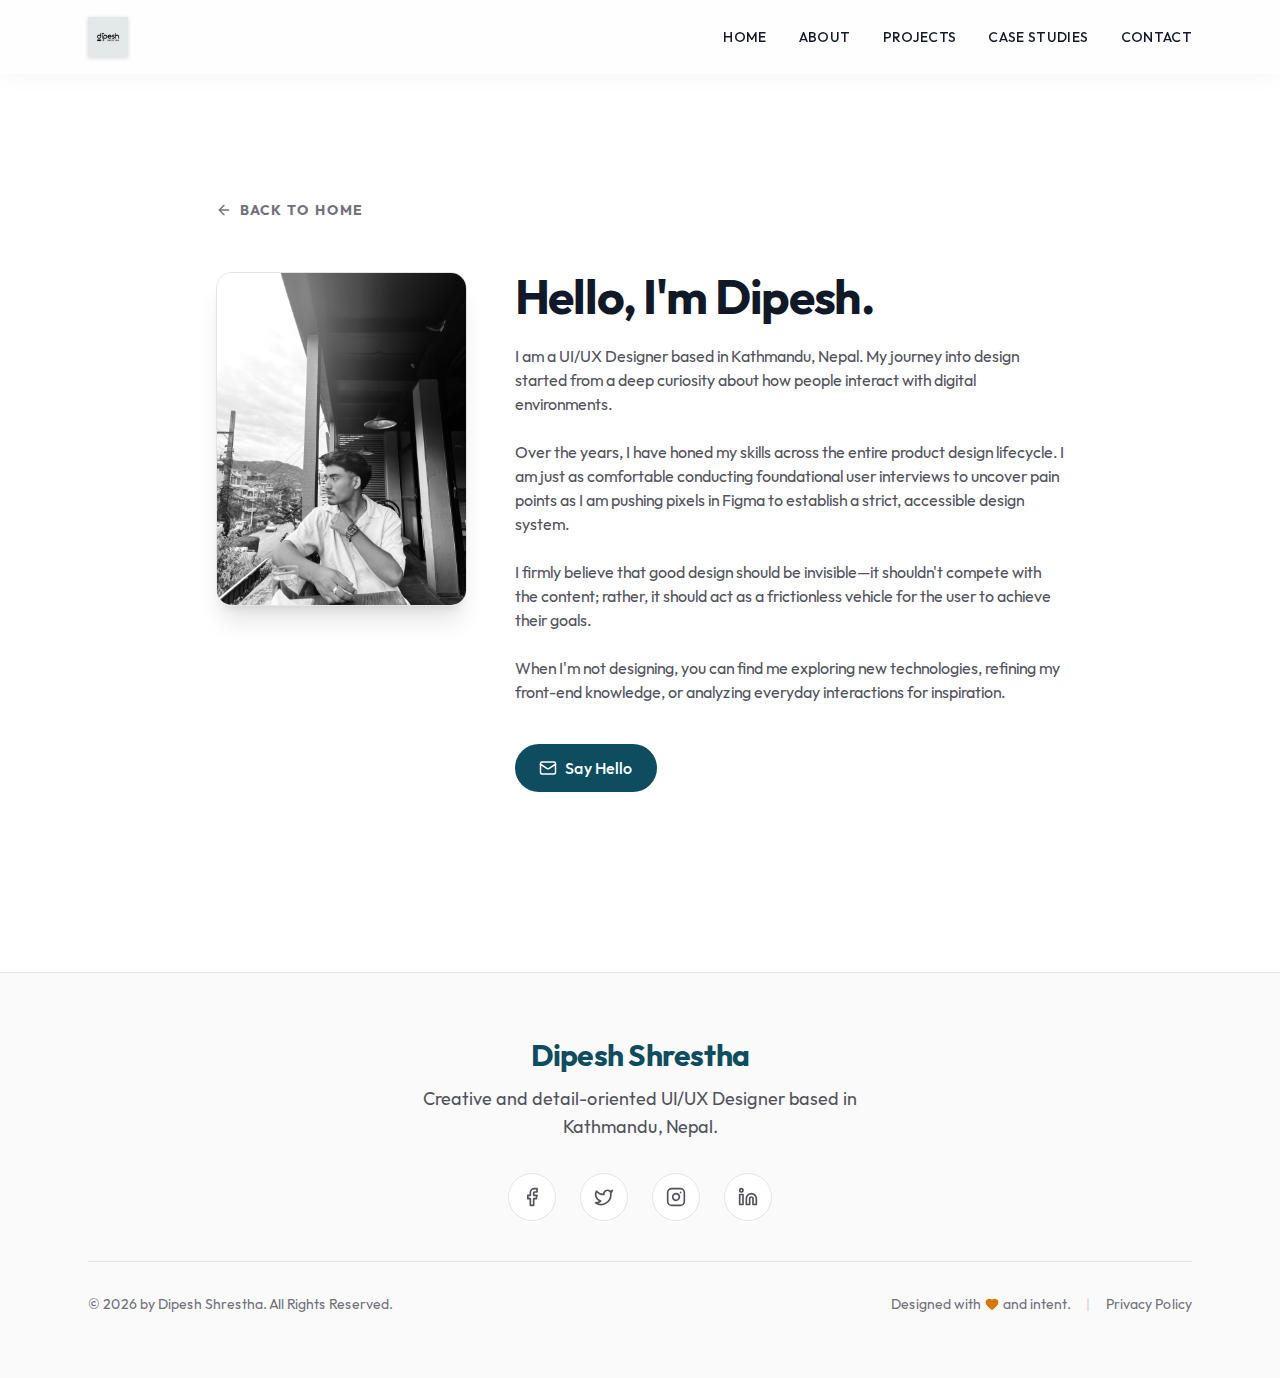
<file: about.html>
<!DOCTYPE html><!--LvHnLysLYov1FYEIO_e0d--><html lang="en" class="scroll-smooth"><head><meta charSet="utf-8"/><meta name="viewport" content="width=device-width, initial-scale=1"/><link rel="preload" href="/_next/static/media/1b99372b3eaef0c8-s.p.758e15a8.woff2" as="font" crossorigin="" type="font/woff2"/><link rel="preload" as="image" href="/logo_portfolio.png"/><link rel="stylesheet" href="/_next/static/chunks/a3ea765385ce52e1.css" data-precedence="next"/><link rel="preload" as="script" fetchPriority="low" href="/_next/static/chunks/5baadc4aa7b51be7.js"/><script src="/_next/static/chunks/806bdb8e4a6a9b95.js" async=""></script><script src="/_next/static/chunks/aee6c7720838f8a2.js" async=""></script><script src="/_next/static/chunks/0381c808fbaec563.js" async=""></script><script src="/_next/static/chunks/turbopack-46ecfa285f2ae928.js" async=""></script><script src="/_next/static/chunks/32f3033cde379163.js" async=""></script><script src="/_next/static/chunks/ff1a16fafef87110.js" async=""></script><script src="/_next/static/chunks/d2be314c3ece3fbe.js" async=""></script><script src="/_next/static/chunks/8b0fff29cc980068.js" async=""></script><meta name="next-size-adjust" content=""/><title>Dipesh Shrestha | UI/UX Designer</title><meta name="description" content="Creative and detail-oriented UI/UX Designer skilled in building intuitive interfaces and translating user needs into effective designs."/><link rel="icon" href="/favicon.ico?favicon.0b3bf435.ico" sizes="256x256" type="image/x-icon"/><script src="/_next/static/chunks/a6dad97d9634a72d.js" noModule=""></script></head><body class="outfit_ca35ecd4-module__VNkuCW__variable antialiased min-h-screen flex flex-col"><div hidden=""><!--$--><!--/$--></div><header class="fixed top-0 w-full z-50 glass-panel border-b border-glass-border transition-all duration-300"><nav class="container mx-auto px-6 py-4 flex justify-between items-center max-w-6xl"><a href="/"><img src="/logo_portfolio.png" alt="Dipesh." class="h-8 md:h-10 w-auto object-contain mix-blend-multiply drop-shadow-sm"/></a><div class="hidden md:flex space-x-8"><a class="text-foreground hover:text-amber-warm transition-colors font-medium text-sm uppercase tracking-wide" href="/">Home</a><a class="text-foreground hover:text-amber-warm transition-colors font-medium text-sm uppercase tracking-wide" href="/about">About</a><a class="text-foreground hover:text-amber-warm transition-colors font-medium text-sm uppercase tracking-wide" href="/#projects">Projects</a><a class="text-foreground hover:text-amber-warm transition-colors font-medium text-sm uppercase tracking-wide" href="/#case-studies">Case Studies</a><a class="text-foreground hover:text-amber-warm transition-colors font-medium text-sm uppercase tracking-wide" href="/#contact">Contact</a></div><button class="md:hidden text-foreground hover:text-amber-warm focus:outline-none transition-colors" aria-label="Toggle Menu"><svg xmlns="http://www.w3.org/2000/svg" width="28" height="28" viewBox="0 0 24 24" fill="none" stroke="currentColor" stroke-width="2" stroke-linecap="round" stroke-linejoin="round" class="lucide lucide-menu" aria-hidden="true"><path d="M4 5h16"></path><path d="M4 12h16"></path><path d="M4 19h16"></path></svg></button></nav><div class="md:hidden overflow-hidden transition-all duration-300 ease-in-out max-h-0 opacity-0 glass-panel"><div class="flex flex-col space-y-4 px-6 py-6"><a class="text-foreground hover:text-amber-warm transition-colors font-medium text-lg" href="/">Home</a><a class="text-foreground hover:text-amber-warm transition-colors font-medium text-lg" href="/about">About</a><a class="text-foreground hover:text-amber-warm transition-colors font-medium text-lg" href="/#projects">Projects</a><a class="text-foreground hover:text-amber-warm transition-colors font-medium text-lg" href="/#case-studies">Case Studies</a><a class="text-foreground hover:text-amber-warm transition-colors font-medium text-lg" href="/#contact">Contact</a></div></div></header><div class="flex-grow pt-[72px]"><main class="min-h-screen pt-32 pb-24 bg-white"><div class="container mx-auto px-6 max-w-4xl"><div class="mb-12"><a class="inline-flex items-center text-sm font-bold uppercase tracking-widest text-zinc-500 hover:text-teal-dark transition-colors" href="/"><svg xmlns="http://www.w3.org/2000/svg" width="16" height="16" viewBox="0 0 24 24" fill="none" stroke="currentColor" stroke-width="2" stroke-linecap="round" stroke-linejoin="round" class="lucide lucide-arrow-left mr-2" aria-hidden="true"><path d="m12 19-7-7 7-7"></path><path d="M19 12H5"></path></svg> Back to Home</a></div><div class="grid grid-cols-1 md:grid-cols-3 gap-12 items-start mb-20"><div class="md:col-span-1 rounded-2xl overflow-hidden aspect-[3/4] relative border border-zinc-200 shadow-xl"><img alt="Dipesh Shrestha Portrait" loading="lazy" decoding="async" data-nimg="fill" class="object-cover" style="position:absolute;height:100%;width:100%;left:0;top:0;right:0;bottom:0;color:transparent" src="/porfoilo.jpg"/></div><div class="md:col-span-2"><h1 class="text-5xl font-bold tracking-tight mb-6">Hello, I&#x27;m Dipesh.</h1><div class="prose prose-lg text-zinc-600"><p class="mb-6">I am a UI/UX Designer based in Kathmandu, Nepal. My journey into design started from a deep curiosity about how people interact with digital environments.</p><p class="mb-6">Over the years, I have honed my skills across the entire product design lifecycle. I am just as comfortable conducting foundational user interviews to uncover pain points as I am pushing pixels in Figma to establish a strict, accessible design system.</p><p class="mb-6">I firmly believe that good design should be invisible—it shouldn&#x27;t compete with the content; rather, it should act as a frictionless vehicle for the user to achieve their goals.</p><p>When I&#x27;m not designing, you can find me exploring new technologies, refining my front-end knowledge, or analyzing everyday interactions for inspiration.</p></div><div class="mt-10"><a href="mailto:dipeshshresthaa70@gmail.com" class="inline-flex items-center px-6 py-3 bg-teal-dark text-white font-medium rounded-full hover:scale-105 transition-all"><svg xmlns="http://www.w3.org/2000/svg" width="18" height="18" viewBox="0 0 24 24" fill="none" stroke="currentColor" stroke-width="2" stroke-linecap="round" stroke-linejoin="round" class="lucide lucide-mail mr-2" aria-hidden="true"><path d="m22 7-8.991 5.727a2 2 0 0 1-2.009 0L2 7"></path><rect x="2" y="4" width="20" height="16" rx="2"></rect></svg> Say Hello</a></div></div></div></div></main><!--$--><!--/$--></div><footer class="bg-zinc-50 border-t border-zinc-200 text-zinc-900 py-16"><div class="container mx-auto px-6 text-center max-w-6xl"><div class="mb-8"><h2 class="text-3xl font-bold mb-3 text-teal-dark tracking-tight">Dipesh Shrestha</h2><p class="max-w-md mx-auto text-zinc-600 text-lg">Creative and detail-oriented UI/UX Designer based in Kathmandu, Nepal.</p></div><div class="flex justify-center space-x-6 mb-10"><a href="https://www.facebook.com/dipesh.shrestha.896902" target="_blank" rel="noopener noreferrer" class="w-12 h-12 flex items-center justify-center rounded-full border border-zinc-200 text-zinc-600 bg-white hover:text-white hover:bg-teal-dark hover:border-teal-dark transition-all duration-300" aria-label="Facebook"><svg xmlns="http://www.w3.org/2000/svg" width="20" height="20" viewBox="0 0 24 24" fill="none" stroke="currentColor" stroke-width="2" stroke-linecap="round" stroke-linejoin="round" class="lucide lucide-facebook" aria-hidden="true"><path d="M18 2h-3a5 5 0 0 0-5 5v3H7v4h3v8h4v-8h3l1-4h-4V7a1 1 0 0 1 1-1h3z"></path></svg></a><a href="#" class="w-12 h-12 flex items-center justify-center rounded-full border border-zinc-200 text-zinc-600 bg-white hover:text-white hover:bg-teal-dark hover:border-teal-dark transition-all duration-300" aria-label="Twitter"><svg xmlns="http://www.w3.org/2000/svg" width="20" height="20" viewBox="0 0 24 24" fill="none" stroke="currentColor" stroke-width="2" stroke-linecap="round" stroke-linejoin="round" class="lucide lucide-twitter" aria-hidden="true"><path d="M22 4s-.7 2.1-2 3.4c1.6 10-9.4 17.3-18 11.6 2.2.1 4.4-.6 6-2C3 15.5.5 9.6 3 5c2.2 2.6 5.6 4.1 9 4-.9-4.2 4-6.6 7-3.8 1.1 0 3-1.2 3-1.2z"></path></svg></a><a href="https://www.instagram.com/deepesh_xtha/" target="_blank" rel="noopener noreferrer" class="w-12 h-12 flex items-center justify-center rounded-full border border-zinc-200 text-zinc-600 bg-white hover:text-white hover:bg-teal-dark hover:border-teal-dark transition-all duration-300" aria-label="Instagram"><svg xmlns="http://www.w3.org/2000/svg" width="20" height="20" viewBox="0 0 24 24" fill="none" stroke="currentColor" stroke-width="2" stroke-linecap="round" stroke-linejoin="round" class="lucide lucide-instagram" aria-hidden="true"><rect width="20" height="20" x="2" y="2" rx="5" ry="5"></rect><path d="M16 11.37A4 4 0 1 1 12.63 8 4 4 0 0 1 16 11.37z"></path><line x1="17.5" x2="17.51" y1="6.5" y2="6.5"></line></svg></a><a href="https://www.linkedin.com/in/dipesh-shrestha-7ab9a6277/" target="_blank" rel="noopener noreferrer" class="w-12 h-12 flex items-center justify-center rounded-full border border-zinc-200 text-zinc-600 bg-white hover:text-white hover:bg-teal-dark hover:border-teal-dark transition-all duration-300" aria-label="LinkedIn"><svg xmlns="http://www.w3.org/2000/svg" width="20" height="20" viewBox="0 0 24 24" fill="none" stroke="currentColor" stroke-width="2" stroke-linecap="round" stroke-linejoin="round" class="lucide lucide-linkedin" aria-hidden="true"><path d="M16 8a6 6 0 0 1 6 6v7h-4v-7a2 2 0 0 0-2-2 2 2 0 0 0-2 2v7h-4v-7a6 6 0 0 1 6-6z"></path><rect width="4" height="12" x="2" y="9"></rect><circle cx="4" cy="4" r="2"></circle></svg></a></div><div class="text-zinc-500 text-sm border-t border-zinc-200 pt-8 flex flex-col md:flex-row justify-between items-center"><p>© <!-- -->2026<!-- --> by Dipesh Shrestha. All Rights Reserved.</p><div class="mt-4 md:mt-0 flex items-center space-x-4"><span class="flex items-center">Designed with <svg xmlns="http://www.w3.org/2000/svg" width="14" height="14" viewBox="0 0 24 24" fill="currentColor" stroke="currentColor" stroke-width="2" stroke-linecap="round" stroke-linejoin="round" class="lucide lucide-heart text-amber-warm mx-1" aria-hidden="true"><path d="M2 9.5a5.5 5.5 0 0 1 9.591-3.676.56.56 0 0 0 .818 0A5.49 5.49 0 0 1 22 9.5c0 2.29-1.5 4-3 5.5l-5.492 5.313a2 2 0 0 1-3 .019L5 15c-1.5-1.5-3-3.2-3-5.5"></path></svg> and intent.</span><span class="hidden md:inline text-zinc-300">|</span><a class="hover:text-zinc-800 transition-colors" href="/privacy">Privacy Policy</a></div></div></div></footer><script src="/_next/static/chunks/5baadc4aa7b51be7.js" id="_R_" async=""></script><script>(self.__next_f=self.__next_f||[]).push([0])</script><script>self.__next_f.push([1,"1:\"$Sreact.fragment\"\n2:I[62319,[\"/_next/static/chunks/32f3033cde379163.js\"],\"default\"]\n3:I[39756,[\"/_next/static/chunks/ff1a16fafef87110.js\",\"/_next/static/chunks/d2be314c3ece3fbe.js\"],\"default\"]\n4:I[37457,[\"/_next/static/chunks/ff1a16fafef87110.js\",\"/_next/static/chunks/d2be314c3ece3fbe.js\"],\"default\"]\nb:I[68027,[],\"default\"]\n:HL[\"/_next/static/chunks/a3ea765385ce52e1.css\",\"style\"]\n:HL[\"/_next/static/media/1b99372b3eaef0c8-s.p.758e15a8.woff2\",\"font\",{\"crossOrigin\":\"\",\"type\":\"font/woff2\"}]\n"])</script><script>self.__next_f.push([1,"0:{\"P\":null,\"b\":\"LvHnLysLYov1FYEIO-e0d\",\"c\":[\"\",\"about\"],\"q\":\"\",\"i\":false,\"f\":[[[\"\",{\"children\":[\"about\",{\"children\":[\"__PAGE__\",{}]}]},\"$undefined\",\"$undefined\",true],[[\"$\",\"$1\",\"c\",{\"children\":[[[\"$\",\"link\",\"0\",{\"rel\":\"stylesheet\",\"href\":\"/_next/static/chunks/a3ea765385ce52e1.css\",\"precedence\":\"next\",\"crossOrigin\":\"$undefined\",\"nonce\":\"$undefined\"}],[\"$\",\"script\",\"script-0\",{\"src\":\"/_next/static/chunks/32f3033cde379163.js\",\"async\":true,\"nonce\":\"$undefined\"}]],[\"$\",\"html\",null,{\"lang\":\"en\",\"className\":\"scroll-smooth\",\"children\":[\"$\",\"body\",null,{\"className\":\"outfit_ca35ecd4-module__VNkuCW__variable antialiased min-h-screen flex flex-col\",\"children\":[[\"$\",\"$L2\",null,{}],[\"$\",\"div\",null,{\"className\":\"flex-grow pt-[72px]\",\"children\":[\"$\",\"$L3\",null,{\"parallelRouterKey\":\"children\",\"error\":\"$undefined\",\"errorStyles\":\"$undefined\",\"errorScripts\":\"$undefined\",\"template\":[\"$\",\"$L4\",null,{}],\"templateStyles\":\"$undefined\",\"templateScripts\":\"$undefined\",\"notFound\":[[[\"$\",\"title\",null,{\"children\":\"404: This page could not be found.\"}],[\"$\",\"div\",null,{\"style\":{\"fontFamily\":\"system-ui,\\\"Segoe UI\\\",Roboto,Helvetica,Arial,sans-serif,\\\"Apple Color Emoji\\\",\\\"Segoe UI Emoji\\\"\",\"height\":\"100vh\",\"textAlign\":\"center\",\"display\":\"flex\",\"flexDirection\":\"column\",\"alignItems\":\"center\",\"justifyContent\":\"center\"},\"children\":[\"$\",\"div\",null,{\"children\":[[\"$\",\"style\",null,{\"dangerouslySetInnerHTML\":{\"__html\":\"body{color:#000;background:#fff;margin:0}.next-error-h1{border-right:1px solid rgba(0,0,0,.3)}@media (prefers-color-scheme:dark){body{color:#fff;background:#000}.next-error-h1{border-right:1px solid rgba(255,255,255,.3)}}\"}}],[\"$\",\"h1\",null,{\"className\":\"next-error-h1\",\"style\":{\"display\":\"inline-block\",\"margin\":\"0 20px 0 0\",\"padding\":\"0 23px 0 0\",\"fontSize\":24,\"fontWeight\":500,\"verticalAlign\":\"top\",\"lineHeight\":\"49px\"},\"children\":404}],[\"$\",\"div\",null,{\"style\":{\"display\":\"inline-block\"},\"children\":[\"$\",\"h2\",null,{\"style\":{\"fontSize\":14,\"fontWeight\":400,\"lineHeight\":\"49px\",\"margin\":0},\"children\":\"This page could not be found.\"}]}]]}]}]],[]],\"forbidden\":\"$undefined\",\"unauthorized\":\"$undefined\"}]}],[\"$\",\"footer\",null,{\"className\":\"bg-zinc-50 border-t border-zinc-200 text-zinc-900 py-16\",\"children\":[\"$\",\"div\",null,{\"className\":\"container mx-auto px-6 text-center max-w-6xl\",\"children\":[[\"$\",\"div\",null,{\"className\":\"mb-8\",\"children\":[[\"$\",\"h2\",null,{\"className\":\"text-3xl font-bold mb-3 text-teal-dark tracking-tight\",\"children\":\"Dipesh Shrestha\"}],[\"$\",\"p\",null,{\"className\":\"max-w-md mx-auto text-zinc-600 text-lg\",\"children\":\"Creative and detail-oriented UI/UX Designer based in Kathmandu, Nepal.\"}]]}],[\"$\",\"div\",null,{\"className\":\"flex justify-center space-x-6 mb-10\",\"children\":[[\"$\",\"a\",null,{\"href\":\"https://www.facebook.com/dipesh.shrestha.896902\",\"target\":\"_blank\",\"rel\":\"noopener noreferrer\",\"className\":\"w-12 h-12 flex items-center justify-center rounded-full border border-zinc-200 text-zinc-600 bg-white hover:text-white hover:bg-teal-dark hover:border-teal-dark transition-all duration-300\",\"aria-label\":\"Facebook\",\"children\":[\"$\",\"svg\",null,{\"ref\":\"$undefined\",\"xmlns\":\"http://www.w3.org/2000/svg\",\"width\":20,\"height\":20,\"viewBox\":\"0 0 24 24\",\"fill\":\"none\",\"stroke\":\"currentColor\",\"strokeWidth\":2,\"strokeLinecap\":\"round\",\"strokeLinejoin\":\"round\",\"className\":\"lucide lucide-facebook\",\"aria-hidden\":\"true\",\"children\":[[\"$\",\"path\",\"1jg4f8\",{\"d\":\"M18 2h-3a5 5 0 0 0-5 5v3H7v4h3v8h4v-8h3l1-4h-4V7a1 1 0 0 1 1-1h3z\"}],\"$undefined\"]}]}],[\"$\",\"a\",null,{\"href\":\"#\",\"className\":\"w-12 h-12 flex items-center justify-center rounded-full border border-zinc-200 text-zinc-600 bg-white hover:text-white hover:bg-teal-dark hover:border-teal-dark transition-all duration-300\",\"aria-label\":\"Twitter\",\"children\":[\"$\",\"svg\",null,{\"ref\":\"$undefined\",\"xmlns\":\"http://www.w3.org/2000/svg\",\"width\":20,\"height\":20,\"viewBox\":\"0 0 24 24\",\"fill\":\"none\",\"stroke\":\"currentColor\",\"strokeWidth\":2,\"strokeLinecap\":\"round\",\"strokeLinejoin\":\"round\",\"className\":\"lucide lucide-twitter\",\"aria-hidden\":\"true\",\"children\":[[\"$\",\"path\",\"pff0z6\",{\"d\":\"M22 4s-.7 2.1-2 3.4c1.6 10-9.4 17.3-18 11.6 2.2.1 4.4-.6 6-2C3 15.5.5 9.6 3 5c2.2 2.6 5.6 4.1 9 4-.9-4.2 4-6.6 7-3.8 1.1 0 3-1.2 3-1.2z\"}],\"$undefined\"]}]}],[\"$\",\"a\",null,{\"href\":\"https://www.instagram.com/deepesh_xtha/\",\"target\":\"_blank\",\"rel\":\"noopener noreferrer\",\"className\":\"w-12 h-12 flex items-center justify-center rounded-full border border-zinc-200 text-zinc-600 bg-white hover:text-white hover:bg-teal-dark hover:border-teal-dark transition-all duration-300\",\"aria-label\":\"Instagram\",\"children\":\"$L5\"}],\"$L6\"]}],\"$L7\"]}]}]]}]}]]}],{\"children\":[\"$L8\",{\"children\":[\"$L9\",{},null,false,false]},null,false,false]},null,false,false],\"$La\",false]],\"m\":\"$undefined\",\"G\":[\"$b\",[]],\"S\":true}\n"])</script><script>self.__next_f.push([1,"c:I[22016,[\"/_next/static/chunks/32f3033cde379163.js\",\"/_next/static/chunks/8b0fff29cc980068.js\"],\"\"]\nd:I[85437,[\"/_next/static/chunks/32f3033cde379163.js\",\"/_next/static/chunks/8b0fff29cc980068.js\"],\"Image\"]\ne:I[97367,[\"/_next/static/chunks/ff1a16fafef87110.js\",\"/_next/static/chunks/d2be314c3ece3fbe.js\"],\"OutletBoundary\"]\nf:\"$Sreact.suspense\"\n11:I[97367,[\"/_next/static/chunks/ff1a16fafef87110.js\",\"/_next/static/chunks/d2be314c3ece3fbe.js\"],\"ViewportBoundary\"]\n13:I[97367,[\"/_next/static/chunks/ff1a16fafef87110.js\",\"/_next/static/chunks/d2be314c3ece3fbe.js\"],\"MetadataBoundary\"]\n5:[\"$\",\"svg\",null,{\"ref\":\"$undefined\",\"xmlns\":\"http://www.w3.org/2000/svg\",\"width\":20,\"height\":20,\"viewBox\":\"0 0 24 24\",\"fill\":\"none\",\"stroke\":\"currentColor\",\"strokeWidth\":2,\"strokeLinecap\":\"round\",\"strokeLinejoin\":\"round\",\"className\":\"lucide lucide-instagram\",\"aria-hidden\":\"true\",\"children\":[[\"$\",\"rect\",\"2e1cvw\",{\"width\":\"20\",\"height\":\"20\",\"x\":\"2\",\"y\":\"2\",\"rx\":\"5\",\"ry\":\"5\"}],[\"$\",\"path\",\"9exkf1\",{\"d\":\"M16 11.37A4 4 0 1 1 12.63 8 4 4 0 0 1 16 11.37z\"}],[\"$\",\"line\",\"r4j83e\",{\"x1\":\"17.5\",\"x2\":\"17.51\",\"y1\":\"6.5\",\"y2\":\"6.5\"}],\"$undefined\"]}]\n6:[\"$\",\"a\",null,{\"href\":\"https://www.linkedin.com/in/dipesh-shrestha-7ab9a6277/\",\"target\":\"_blank\",\"rel\":\"noopener noreferrer\",\"className\":\"w-12 h-12 flex items-center justify-center rounded-full border border-zinc-200 text-zinc-600 bg-white hover:text-white hover:bg-teal-dark hover:border-teal-dark transition-all duration-300\",\"aria-label\":\"LinkedIn\",\"children\":[\"$\",\"svg\",null,{\"ref\":\"$undefined\",\"xmlns\":\"http://www.w3.org/2000/svg\",\"width\":20,\"height\":20,\"viewBox\":\"0 0 24 24\",\"fill\":\"none\",\"stroke\":\"currentColor\",\"strokeWidth\":2,\"strokeLinecap\":\"round\",\"strokeLinejoin\":\"round\",\"className\":\"lucide lucide-linkedin\",\"aria-hidden\":\"true\",\"children\":[[\"$\",\"path\",\"c2jq9f\",{\"d\":\"M16 8a6 6 0 0 1 6 6v7h-4v-7a2 2 0 0 0-2-2 2 2 0 0 0-2 2v7h-4v-7a6 6 0 0 1 6-6z\"}],[\"$\",\"rect\",\"mk3on5\",{\"width\":\"4\",\"height\":\"12\",\"x\":\"2\",\"y\":\"9\"}],[\"$\",\"circle\",\"bt5ra8\",{\"cx\":\"4\",\"cy\":\"4\",\"r\":\"2\"}],\"$undefined\"]}]}]\n7:[\"$\",\"div\",null,{\"className\":\"text-zinc-500 text-sm border-t border-zinc-200 pt-8 flex flex-col md:flex-row justify-between items-center\",\"children\":[[\"$\",\"p\",null,{\"children\":[\"© \",2026,\" by Dipesh Shrestha. All Rights Reserved.\"]}],[\"$\",\"div\",null,{\"className\":\"mt-4 md:mt-0 flex items-center space-x-4\",\"children\":[[\"$\",\"span\",null,{\"className\":\"flex items-center\",\"children\":[\"Designed with \",[\"$\",\"svg\",null,{\"ref\":\"$undefined\",\"xmlns\":\"http://www.w3.org/2000/svg\",\"width\":14,\"height\":14,\"viewBox\":\"0 0 24 24\",\"fill\":\"currentColor\",\"stroke\":\"currentColor\",\"strokeWidth\":2,\"strokeLinecap\":\"round\",\"strokeLinejoin\":\"round\",\"className\":\"lucide lucide-heart text-amber-warm mx-1\",\"aria-hidden\":\"true\",\"children\":[[\"$\",\"path\",\"mvr1a0\",{\"d\":\"M2 9.5a5.5 5.5 0 0 1 9.591-3.676.56.56 0 0 0 .818 0A5.49 5.49 0 0 1 22 9.5c0 2.29-1.5 4-3 5.5l-5.492 5.313a2 2 0 0 1-3 .019L5 15c-1.5-1.5-3-3.2-3-5.5\"}],\"$undefined\"]}],\" and intent.\"]}],[\"$\",\"span\",null,{\"className\":\"hidden md:inline text-zinc-300\",\"children\":\"|\"}],[\"$\",\"$Lc\",null,{\"href\":\"/privacy\",\"className\":\"hover:text-zinc-800 transition-colors\",\"children\":\"Privacy Policy\"}]]}]]}]\n8:[\"$\",\"$1\",\"c\",{\"children\":[null,[\"$\",\"$L3\",null,{\"parallelRouterKey\":\"children\",\"error\":\"$undefined\",\"errorStyles\":\"$undefined\",\"errorScripts\":\"$undefined\",\"template\":[\"$\",\"$L4\",null,{}],\"templateStyles\":\"$undefined\",\"templateScripts\":\"$undefined\",\"notFound\":\"$undefined\",\"forbidden\":\"$undefined\",\"unauthorized\":\"$undefined\"}]]}]\n"])</script><script>self.__next_f.push([1,"9:[\"$\",\"$1\",\"c\",{\"children\":[[\"$\",\"main\",null,{\"className\":\"min-h-screen pt-32 pb-24 bg-white\",\"children\":[\"$\",\"div\",null,{\"className\":\"container mx-auto px-6 max-w-4xl\",\"children\":[[\"$\",\"div\",null,{\"className\":\"mb-12\",\"children\":[\"$\",\"$Lc\",null,{\"href\":\"/\",\"className\":\"inline-flex items-center text-sm font-bold uppercase tracking-widest text-zinc-500 hover:text-teal-dark transition-colors\",\"children\":[[\"$\",\"svg\",null,{\"ref\":\"$undefined\",\"xmlns\":\"http://www.w3.org/2000/svg\",\"width\":16,\"height\":16,\"viewBox\":\"0 0 24 24\",\"fill\":\"none\",\"stroke\":\"currentColor\",\"strokeWidth\":2,\"strokeLinecap\":\"round\",\"strokeLinejoin\":\"round\",\"className\":\"lucide lucide-arrow-left mr-2\",\"aria-hidden\":\"true\",\"children\":[[\"$\",\"path\",\"1l729n\",{\"d\":\"m12 19-7-7 7-7\"}],[\"$\",\"path\",\"x3x0zl\",{\"d\":\"M19 12H5\"}],\"$undefined\"]}],\" Back to Home\"]}]}],[\"$\",\"div\",null,{\"className\":\"grid grid-cols-1 md:grid-cols-3 gap-12 items-start mb-20\",\"children\":[[\"$\",\"div\",null,{\"className\":\"md:col-span-1 rounded-2xl overflow-hidden aspect-[3/4] relative border border-zinc-200 shadow-xl\",\"children\":[\"$\",\"$Ld\",null,{\"src\":\"/porfoilo.jpg\",\"alt\":\"Dipesh Shrestha Portrait\",\"fill\":true,\"className\":\"object-cover\",\"sizes\":\"(max-width: 768px) 100vw, 33vw\"}]}],[\"$\",\"div\",null,{\"className\":\"md:col-span-2\",\"children\":[[\"$\",\"h1\",null,{\"className\":\"text-5xl font-bold tracking-tight mb-6\",\"children\":\"Hello, I'm Dipesh.\"}],[\"$\",\"div\",null,{\"className\":\"prose prose-lg text-zinc-600\",\"children\":[[\"$\",\"p\",null,{\"className\":\"mb-6\",\"children\":\"I am a UI/UX Designer based in Kathmandu, Nepal. My journey into design started from a deep curiosity about how people interact with digital environments.\"}],[\"$\",\"p\",null,{\"className\":\"mb-6\",\"children\":\"Over the years, I have honed my skills across the entire product design lifecycle. I am just as comfortable conducting foundational user interviews to uncover pain points as I am pushing pixels in Figma to establish a strict, accessible design system.\"}],[\"$\",\"p\",null,{\"className\":\"mb-6\",\"children\":\"I firmly believe that good design should be invisible—it shouldn't compete with the content; rather, it should act as a frictionless vehicle for the user to achieve their goals.\"}],[\"$\",\"p\",null,{\"children\":\"When I'm not designing, you can find me exploring new technologies, refining my front-end knowledge, or analyzing everyday interactions for inspiration.\"}]]}],[\"$\",\"div\",null,{\"className\":\"mt-10\",\"children\":[\"$\",\"a\",null,{\"href\":\"mailto:dipeshshresthaa70@gmail.com\",\"className\":\"inline-flex items-center px-6 py-3 bg-teal-dark text-white font-medium rounded-full hover:scale-105 transition-all\",\"children\":[[\"$\",\"svg\",null,{\"ref\":\"$undefined\",\"xmlns\":\"http://www.w3.org/2000/svg\",\"width\":18,\"height\":18,\"viewBox\":\"0 0 24 24\",\"fill\":\"none\",\"stroke\":\"currentColor\",\"strokeWidth\":2,\"strokeLinecap\":\"round\",\"strokeLinejoin\":\"round\",\"className\":\"lucide lucide-mail mr-2\",\"aria-hidden\":\"true\",\"children\":[[\"$\",\"path\",\"132q7q\",{\"d\":\"m22 7-8.991 5.727a2 2 0 0 1-2.009 0L2 7\"}],[\"$\",\"rect\",\"izxlao\",{\"x\":\"2\",\"y\":\"4\",\"width\":\"20\",\"height\":\"16\",\"rx\":\"2\"}],\"$undefined\"]}],\" Say Hello\"]}]}]]}]]}]]}]}],[[\"$\",\"script\",\"script-0\",{\"src\":\"/_next/static/chunks/8b0fff29cc980068.js\",\"async\":true,\"nonce\":\"$undefined\"}]],[\"$\",\"$Le\",null,{\"children\":[\"$\",\"$f\",null,{\"name\":\"Next.MetadataOutlet\",\"children\":\"$@10\"}]}]]}]\n"])</script><script>self.__next_f.push([1,"a:[\"$\",\"$1\",\"h\",{\"children\":[null,[\"$\",\"$L11\",null,{\"children\":\"$L12\"}],[\"$\",\"div\",null,{\"hidden\":true,\"children\":[\"$\",\"$L13\",null,{\"children\":[\"$\",\"$f\",null,{\"name\":\"Next.Metadata\",\"children\":\"$L14\"}]}]}],[\"$\",\"meta\",null,{\"name\":\"next-size-adjust\",\"content\":\"\"}]]}]\n"])</script><script>self.__next_f.push([1,"12:[[\"$\",\"meta\",\"0\",{\"charSet\":\"utf-8\"}],[\"$\",\"meta\",\"1\",{\"name\":\"viewport\",\"content\":\"width=device-width, initial-scale=1\"}]]\n"])</script><script>self.__next_f.push([1,"15:I[27201,[\"/_next/static/chunks/ff1a16fafef87110.js\",\"/_next/static/chunks/d2be314c3ece3fbe.js\"],\"IconMark\"]\n10:null\n14:[[\"$\",\"title\",\"0\",{\"children\":\"Dipesh Shrestha | UI/UX Designer\"}],[\"$\",\"meta\",\"1\",{\"name\":\"description\",\"content\":\"Creative and detail-oriented UI/UX Designer skilled in building intuitive interfaces and translating user needs into effective designs.\"}],[\"$\",\"link\",\"2\",{\"rel\":\"icon\",\"href\":\"/favicon.ico?favicon.0b3bf435.ico\",\"sizes\":\"256x256\",\"type\":\"image/x-icon\"}],[\"$\",\"$L15\",\"3\",{}]]\n"])</script></body></html>
</file>
<file: _next/static/chunks/a3ea765385ce52e1.css>
@font-face{font-family:Outfit;font-style:normal;font-weight:100 900;font-display:swap;src:url(../media/b2ea385cb5ae8625-s.866357a4.woff2)format("woff2");unicode-range:U+100-2BA,U+2BD-2C5,U+2C7-2CC,U+2CE-2D7,U+2DD-2FF,U+304,U+308,U+329,U+1D00-1DBF,U+1E00-1E9F,U+1EF2-1EFF,U+2020,U+20A0-20AB,U+20AD-20C0,U+2113,U+2C60-2C7F,U+A720-A7FF}@font-face{font-family:Outfit;font-style:normal;font-weight:100 900;font-display:swap;src:url(../media/1b99372b3eaef0c8-s.p.758e15a8.woff2)format("woff2");unicode-range:U+??,U+131,U+152-153,U+2BB-2BC,U+2C6,U+2DA,U+2DC,U+304,U+308,U+329,U+2000-206F,U+20AC,U+2122,U+2191,U+2193,U+2212,U+2215,U+FEFF,U+FFFD}@font-face{font-family:Outfit Fallback;src:local(Arial);ascent-override:100.18%;descent-override:26.05%;line-gap-override:0.0%;size-adjust:99.82%}.outfit_ca35ecd4-module__VNkuCW__className{font-family:Outfit,Outfit Fallback;font-style:normal}.outfit_ca35ecd4-module__VNkuCW__variable{--font-outfit:"Outfit","Outfit Fallback"}
@layer properties{@supports (((-webkit-hyphens:none)) and (not (margin-trim:inline))) or ((-moz-orient:inline) and (not (color:rgb(from red r g b)))){*,:before,:after,::backdrop{--tw-rotate-x:initial;--tw-rotate-y:initial;--tw-rotate-z:initial;--tw-skew-x:initial;--tw-skew-y:initial;--tw-space-y-reverse:0;--tw-space-x-reverse:0;--tw-border-style:solid;--tw-gradient-position:initial;--tw-gradient-from:#0000;--tw-gradient-via:#0000;--tw-gradient-to:#0000;--tw-gradient-stops:initial;--tw-gradient-via-stops:initial;--tw-gradient-from-position:0%;--tw-gradient-via-position:50%;--tw-gradient-to-position:100%;--tw-leading:initial;--tw-font-weight:initial;--tw-tracking:initial;--tw-shadow:0 0 #0000;--tw-shadow-color:initial;--tw-shadow-alpha:100%;--tw-inset-shadow:0 0 #0000;--tw-inset-shadow-color:initial;--tw-inset-shadow-alpha:100%;--tw-ring-color:initial;--tw-ring-shadow:0 0 #0000;--tw-inset-ring-color:initial;--tw-inset-ring-shadow:0 0 #0000;--tw-ring-inset:initial;--tw-ring-offset-width:0px;--tw-ring-offset-color:#fff;--tw-ring-offset-shadow:0 0 #0000;--tw-blur:initial;--tw-brightness:initial;--tw-contrast:initial;--tw-grayscale:initial;--tw-hue-rotate:initial;--tw-invert:initial;--tw-opacity:initial;--tw-saturate:initial;--tw-sepia:initial;--tw-drop-shadow:initial;--tw-drop-shadow-color:initial;--tw-drop-shadow-alpha:100%;--tw-drop-shadow-size:initial;--tw-backdrop-blur:initial;--tw-backdrop-brightness:initial;--tw-backdrop-contrast:initial;--tw-backdrop-grayscale:initial;--tw-backdrop-hue-rotate:initial;--tw-backdrop-invert:initial;--tw-backdrop-opacity:initial;--tw-backdrop-saturate:initial;--tw-backdrop-sepia:initial;--tw-duration:initial;--tw-ease:initial;--tw-translate-x:0;--tw-translate-y:0;--tw-translate-z:0;--tw-scale-x:1;--tw-scale-y:1;--tw-scale-z:1}}}@layer theme{:root,:host{--font-mono:ui-monospace,SFMono-Regular,Menlo,Monaco,Consolas,"Liberation Mono","Courier New",monospace;--color-red-50:#fef2f2;--color-red-400:#ff6568;--color-red-500:#fb2c36;--color-amber-50:#fffbeb;--color-amber-100:#fef3c6;--color-amber-400:#fcbb00;--color-amber-600:#dd7400;--color-amber-900:#7b3306;--color-teal-50:#f0fdfa;--color-teal-100:#cbfbf1;--color-teal-200:#96f7e4;--color-teal-300:#46ecd5;--color-teal-500:#00baa7;--color-teal-600:#009588;--color-teal-900:#0b4f4a;--color-teal-950:#022f2e;--color-blue-50:#eff6ff;--color-blue-400:#54a2ff;--color-blue-500:#3080ff;--color-gray-200:#e5e7eb;--color-zinc-50:#fafafa;--color-zinc-100:#f4f4f5;--color-zinc-200:#e4e4e7;--color-zinc-300:#d4d4d8;--color-zinc-400:#9f9fa9;--color-zinc-500:#71717b;--color-zinc-600:#52525c;--color-zinc-700:#3f3f46;--color-zinc-800:#27272a;--color-zinc-900:#18181b;--color-zinc-950:#09090b;--color-black:#000;--color-white:#fff;--spacing:.25rem;--container-sm:24rem;--container-md:28rem;--container-xl:36rem;--container-2xl:42rem;--container-3xl:48rem;--container-4xl:56rem;--container-5xl:64rem;--container-6xl:72rem;--container-7xl:80rem;--text-xs:.75rem;--text-xs--line-height:calc(1/.75);--text-sm:.875rem;--text-sm--line-height:calc(1.25/.875);--text-lg:1.125rem;--text-lg--line-height:calc(1.75/1.125);--text-xl:1.25rem;--text-xl--line-height:calc(1.75/1.25);--text-2xl:1.5rem;--text-2xl--line-height:calc(2/1.5);--text-3xl:1.875rem;--text-3xl--line-height:calc(2.25/1.875);--text-4xl:2.25rem;--text-4xl--line-height:calc(2.5/2.25);--text-5xl:3rem;--text-5xl--line-height:1;--text-6xl:3.75rem;--text-6xl--line-height:1;--text-7xl:4.5rem;--text-7xl--line-height:1;--text-8xl:6rem;--text-8xl--line-height:1;--font-weight-light:300;--font-weight-medium:500;--font-weight-semibold:600;--font-weight-bold:700;--font-weight-black:900;--tracking-tighter:-.05em;--tracking-tight:-.025em;--tracking-wide:.025em;--tracking-wider:.05em;--tracking-widest:.1em;--leading-relaxed:1.625;--radius-lg:.5rem;--radius-xl:.75rem;--radius-2xl:1rem;--radius-3xl:1.5rem;--drop-shadow-sm:0 1px 2px #00000026;--ease-in-out:cubic-bezier(.4,0,.2,1);--blur-sm:8px;--default-transition-duration:.15s;--default-transition-timing-function:cubic-bezier(.4,0,.2,1);--default-font-family:var(--font-outfit),sans-serif;--default-mono-font-family:var(--font-mono)}@supports (color:lab(0% 0 0)){:root,:host{--color-red-50:lab(96.5005% 4.18511 1.52329);--color-red-400:lab(63.7053% 60.7449 31.3109);--color-red-500:lab(55.4814% 75.0732 48.8528);--color-amber-50:lab(98.6252% -.635982 8.42309);--color-amber-100:lab(95.916% -1.2165 23.111);--color-amber-400:lab(80.1641% 16.6016 99.2089);--color-amber-600:lab(60.3514% 40.5624 87.1228);--color-amber-900:lab(31.2288% 30.2627 40.0378);--color-teal-50:lab(98.3189% -4.74921 -.111723);--color-teal-100:lab(95.1845% -17.4212 -.425434);--color-teal-200:lab(90.7612% -33.1343 -.542295);--color-teal-300:lab(84.8977% -48.1517 -1.3321);--color-teal-500:lab(67.3859% -49.0983 -2.63511);--color-teal-600:lab(55.0223% -41.0774 -3.90277);--color-teal-900:lab(29.506% -21.4706 -3.59886);--color-teal-950:lab(16.6371% -15.3183 -3.81732);--color-blue-50:lab(96.492% -1.14647 -5.11479);--color-blue-400:lab(65.0361% -1.42062 -56.9803);--color-blue-500:lab(54.1736% 13.3368 -74.6839);--color-gray-200:lab(91.6229% -.159085 -2.26791);--color-zinc-50:lab(98.26% 0 0);--color-zinc-100:lab(96.1634% .0993013 -.364029);--color-zinc-200:lab(90.6853% .399202 -1.45452);--color-zinc-300:lab(84.9837% .601262 -2.17985);--color-zinc-400:lab(65.6464% 1.53494 -5.42429);--color-zinc-500:lab(47.8878% 1.65477 -5.77283);--color-zinc-600:lab(35.1166% 1.7821 -6.1173);--color-zinc-700:lab(26.8019% 1.35386 -4.68303);--color-zinc-800:lab(15.7305% .613749 -2.16959);--color-zinc-900:lab(8.30603% .618212 -2.16573);--color-zinc-950:lab(2.51107% .242703 -.886115)}}}@layer base{*,:after,:before,::backdrop{box-sizing:border-box;border:0 solid;margin:0;padding:0}::file-selector-button{box-sizing:border-box;border:0 solid;margin:0;padding:0}html,:host{-webkit-text-size-adjust:100%;tab-size:4;line-height:1.5;font-family:var(--default-font-family,ui-sans-serif,system-ui,sans-serif,"Apple Color Emoji","Segoe UI Emoji","Segoe UI Symbol","Noto Color Emoji");font-feature-settings:var(--default-font-feature-settings,normal);font-variation-settings:var(--default-font-variation-settings,normal);-webkit-tap-highlight-color:transparent}hr{height:0;color:inherit;border-top-width:1px}abbr:where([title]){-webkit-text-decoration:underline dotted;text-decoration:underline dotted}h1,h2,h3,h4,h5,h6{font-size:inherit;font-weight:inherit}a{color:inherit;-webkit-text-decoration:inherit;-webkit-text-decoration:inherit;-webkit-text-decoration:inherit;-webkit-text-decoration:inherit;text-decoration:inherit}b,strong{font-weight:bolder}code,kbd,samp,pre{font-family:var(--default-mono-font-family,ui-monospace,SFMono-Regular,Menlo,Monaco,Consolas,"Liberation Mono","Courier New",monospace);font-feature-settings:var(--default-mono-font-feature-settings,normal);font-variation-settings:var(--default-mono-font-variation-settings,normal);font-size:1em}small{font-size:80%}sub,sup{vertical-align:baseline;font-size:75%;line-height:0;position:relative}sub{bottom:-.25em}sup{top:-.5em}table{text-indent:0;border-color:inherit;border-collapse:collapse}:-moz-focusring{outline:auto}progress{vertical-align:baseline}summary{display:list-item}ol,ul,menu{list-style:none}img,svg,video,canvas,audio,iframe,embed,object{vertical-align:middle;display:block}img,video{max-width:100%;height:auto}button,input,select,optgroup,textarea{font:inherit;font-feature-settings:inherit;font-variation-settings:inherit;letter-spacing:inherit;color:inherit;opacity:1;background-color:#0000;border-radius:0}::file-selector-button{font:inherit;font-feature-settings:inherit;font-variation-settings:inherit;letter-spacing:inherit;color:inherit;opacity:1;background-color:#0000;border-radius:0}:where(select:is([multiple],[size])) optgroup{font-weight:bolder}:where(select:is([multiple],[size])) optgroup option{padding-inline-start:20px}::file-selector-button{margin-inline-end:4px}::placeholder{opacity:1}@supports (not ((-webkit-appearance:-apple-pay-button))) or (contain-intrinsic-size:1px){::placeholder{color:currentColor}@supports (color:color-mix(in lab, red, red)){::placeholder{color:color-mix(in oklab,currentcolor 50%,transparent)}}}textarea{resize:vertical}::-webkit-search-decoration{-webkit-appearance:none}::-webkit-date-and-time-value{min-height:1lh;text-align:inherit}::-webkit-datetime-edit{display:inline-flex}::-webkit-datetime-edit-fields-wrapper{padding:0}::-webkit-datetime-edit{padding-block:0}::-webkit-datetime-edit-year-field{padding-block:0}::-webkit-datetime-edit-month-field{padding-block:0}::-webkit-datetime-edit-day-field{padding-block:0}::-webkit-datetime-edit-hour-field{padding-block:0}::-webkit-datetime-edit-minute-field{padding-block:0}::-webkit-datetime-edit-second-field{padding-block:0}::-webkit-datetime-edit-millisecond-field{padding-block:0}::-webkit-datetime-edit-meridiem-field{padding-block:0}::-webkit-calendar-picker-indicator{line-height:1}:-moz-ui-invalid{box-shadow:none}button,input:where([type=button],[type=reset],[type=submit]){appearance:button}::file-selector-button{appearance:button}::-webkit-inner-spin-button{height:auto}::-webkit-outer-spin-button{height:auto}[hidden]:where(:not([hidden=until-found])){display:none!important}}@layer components;@layer utilities{.pointer-events-none{pointer-events:none}.visible{visibility:visible}.absolute{position:absolute}.fixed{position:fixed}.relative{position:relative}.inset-0{inset:calc(var(--spacing)*0)}.start{inset-inline-start:var(--spacing)}.top-0{top:calc(var(--spacing)*0)}.top-4{top:calc(var(--spacing)*4)}.right-0{right:calc(var(--spacing)*0)}.right-4{right:calc(var(--spacing)*4)}.left-0{left:calc(var(--spacing)*0)}.left-4{left:calc(var(--spacing)*4)}.-z-0{z-index:calc(0*-1)}.-z-10{z-index:calc(10*-1)}.z-10{z-index:10}.z-50{z-index:50}.col-span-full{grid-column:1/-1}.container{width:100%}@media (min-width:40rem){.container{max-width:40rem}}@media (min-width:48rem){.container{max-width:48rem}}@media (min-width:64rem){.container{max-width:64rem}}@media (min-width:80rem){.container{max-width:80rem}}@media (min-width:96rem){.container{max-width:96rem}}.mx-1{margin-inline:calc(var(--spacing)*1)}.mx-auto{margin-inline:auto}.mt-1{margin-top:calc(var(--spacing)*1)}.mt-4{margin-top:calc(var(--spacing)*4)}.mt-10{margin-top:calc(var(--spacing)*10)}.mt-12{margin-top:calc(var(--spacing)*12)}.mr-2{margin-right:calc(var(--spacing)*2)}.mb-1{margin-bottom:calc(var(--spacing)*1)}.mb-2{margin-bottom:calc(var(--spacing)*2)}.mb-3{margin-bottom:calc(var(--spacing)*3)}.mb-4{margin-bottom:calc(var(--spacing)*4)}.mb-6{margin-bottom:calc(var(--spacing)*6)}.mb-8{margin-bottom:calc(var(--spacing)*8)}.mb-10{margin-bottom:calc(var(--spacing)*10)}.mb-12{margin-bottom:calc(var(--spacing)*12)}.mb-16{margin-bottom:calc(var(--spacing)*16)}.mb-20{margin-bottom:calc(var(--spacing)*20)}.mb-24{margin-bottom:calc(var(--spacing)*24)}.block{display:block}.flex{display:flex}.grid{display:grid}.hidden{display:none}.inline-block{display:inline-block}.inline-flex{display:inline-flex}.table{display:table}.aspect-\[3\/4\]{aspect-ratio:3/4}.aspect-\[4\/3\]{aspect-ratio:4/3}.aspect-\[4\/5\]{aspect-ratio:4/5}.h-1{height:calc(var(--spacing)*1)}.h-6{height:calc(var(--spacing)*6)}.h-8{height:calc(var(--spacing)*8)}.h-10{height:calc(var(--spacing)*10)}.h-12{height:calc(var(--spacing)*12)}.h-16{height:calc(var(--spacing)*16)}.h-24{height:calc(var(--spacing)*24)}.h-32{height:calc(var(--spacing)*32)}.h-auto{height:auto}.h-full{height:100%}.h-px{height:1px}.max-h-0{max-height:calc(var(--spacing)*0)}.max-h-96{max-height:calc(var(--spacing)*96)}.min-h-\[90vh\]{min-height:90vh}.min-h-\[400px\]{min-height:400px}.min-h-screen{min-height:100vh}.w-1{width:calc(var(--spacing)*1)}.w-6{width:calc(var(--spacing)*6)}.w-10{width:calc(var(--spacing)*10)}.w-12{width:calc(var(--spacing)*12)}.w-16{width:calc(var(--spacing)*16)}.w-32{width:calc(var(--spacing)*32)}.w-auto{width:auto}.w-full{width:100%}.max-w-2xl{max-width:var(--container-2xl)}.max-w-3xl{max-width:var(--container-3xl)}.max-w-4xl{max-width:var(--container-4xl)}.max-w-5xl{max-width:var(--container-5xl)}.max-w-6xl{max-width:var(--container-6xl)}.max-w-7xl{max-width:var(--container-7xl)}.max-w-md{max-width:var(--container-md)}.max-w-sm{max-width:var(--container-sm)}.max-w-xl{max-width:var(--container-xl)}.flex-grow{flex-grow:1}.transform{transform:var(--tw-rotate-x,)var(--tw-rotate-y,)var(--tw-rotate-z,)var(--tw-skew-x,)var(--tw-skew-y,)}.cursor-pointer{cursor:pointer}.grid-cols-1{grid-template-columns:repeat(1,minmax(0,1fr))}.grid-cols-2{grid-template-columns:repeat(2,minmax(0,1fr))}.flex-col{flex-direction:column}.flex-wrap{flex-wrap:wrap}.content-start{align-content:flex-start}.items-center{align-items:center}.items-start{align-items:flex-start}.justify-between{justify-content:space-between}.justify-center{justify-content:center}.gap-2{gap:calc(var(--spacing)*2)}.gap-3{gap:calc(var(--spacing)*3)}.gap-4{gap:calc(var(--spacing)*4)}.gap-6{gap:calc(var(--spacing)*6)}.gap-8{gap:calc(var(--spacing)*8)}.gap-12{gap:calc(var(--spacing)*12)}.gap-16{gap:calc(var(--spacing)*16)}.gap-32{gap:calc(var(--spacing)*32)}:where(.space-y-2>:not(:last-child)){--tw-space-y-reverse:0;margin-block-start:calc(calc(var(--spacing)*2)*var(--tw-space-y-reverse));margin-block-end:calc(calc(var(--spacing)*2)*calc(1 - var(--tw-space-y-reverse)))}:where(.space-y-3>:not(:last-child)){--tw-space-y-reverse:0;margin-block-start:calc(calc(var(--spacing)*3)*var(--tw-space-y-reverse));margin-block-end:calc(calc(var(--spacing)*3)*calc(1 - var(--tw-space-y-reverse)))}:where(.space-y-4>:not(:last-child)){--tw-space-y-reverse:0;margin-block-start:calc(calc(var(--spacing)*4)*var(--tw-space-y-reverse));margin-block-end:calc(calc(var(--spacing)*4)*calc(1 - var(--tw-space-y-reverse)))}:where(.space-y-6>:not(:last-child)){--tw-space-y-reverse:0;margin-block-start:calc(calc(var(--spacing)*6)*var(--tw-space-y-reverse));margin-block-end:calc(calc(var(--spacing)*6)*calc(1 - var(--tw-space-y-reverse)))}:where(.space-y-12>:not(:last-child)){--tw-space-y-reverse:0;margin-block-start:calc(calc(var(--spacing)*12)*var(--tw-space-y-reverse));margin-block-end:calc(calc(var(--spacing)*12)*calc(1 - var(--tw-space-y-reverse)))}:where(.space-x-4>:not(:last-child)){--tw-space-x-reverse:0;margin-inline-start:calc(calc(var(--spacing)*4)*var(--tw-space-x-reverse));margin-inline-end:calc(calc(var(--spacing)*4)*calc(1 - var(--tw-space-x-reverse)))}:where(.space-x-6>:not(:last-child)){--tw-space-x-reverse:0;margin-inline-start:calc(calc(var(--spacing)*6)*var(--tw-space-x-reverse));margin-inline-end:calc(calc(var(--spacing)*6)*calc(1 - var(--tw-space-x-reverse)))}:where(.space-x-8>:not(:last-child)){--tw-space-x-reverse:0;margin-inline-start:calc(calc(var(--spacing)*8)*var(--tw-space-x-reverse));margin-inline-end:calc(calc(var(--spacing)*8)*calc(1 - var(--tw-space-x-reverse)))}.overflow-hidden{overflow:hidden}.scroll-smooth{scroll-behavior:smooth}.rounded-2xl{border-radius:var(--radius-2xl)}.rounded-3xl{border-radius:var(--radius-3xl)}.rounded-\[2\.5rem\]{border-radius:2.5rem}.rounded-\[2rem\]{border-radius:2rem}.rounded-full{border-radius:3.40282e38px}.rounded-lg{border-radius:var(--radius-lg)}.rounded-none{border-radius:0}.rounded-xl{border-radius:var(--radius-xl)}.rounded-r-xl{border-top-right-radius:var(--radius-xl);border-bottom-right-radius:var(--radius-xl)}.rounded-bl-\[100px\]{border-bottom-left-radius:100px}.border{border-style:var(--tw-border-style);border-width:1px}.border-2{border-style:var(--tw-border-style);border-width:2px}.border-y{border-block-style:var(--tw-border-style);border-block-width:1px}.border-t{border-top-style:var(--tw-border-style);border-top-width:1px}.border-b{border-bottom-style:var(--tw-border-style);border-bottom-width:1px}.border-l-4{border-left-style:var(--tw-border-style);border-left-width:4px}.border-amber-100{border-color:var(--color-amber-100)}.border-glass-border{border-color:var(--glass-border)}.border-gray-200{border-color:var(--color-gray-200)}.border-teal-100{border-color:var(--color-teal-100)}.border-teal-500{border-color:var(--color-teal-500)}.border-teal-600{border-color:var(--color-teal-600)}.border-white\/10{border-color:#ffffff1a}@supports (color:color-mix(in lab, red, red)){.border-white\/10{border-color:color-mix(in oklab,var(--color-white)10%,transparent)}}.border-zinc-100{border-color:var(--color-zinc-100)}.border-zinc-200{border-color:var(--color-zinc-200)}.border-zinc-200\/50{border-color:#e4e4e780}@supports (color:color-mix(in lab, red, red)){.border-zinc-200\/50{border-color:color-mix(in oklab,var(--color-zinc-200)50%,transparent)}}.bg-\[\#0E4D5F\]{background-color:#0e4d5f}.bg-\[\#2D8FA6\]{background-color:#2d8fa6}.bg-\[\#D97706\]{background-color:#d97706}.bg-\[\#E0F2F7\]{background-color:#e0f2f7}.bg-\[\#FEF3C7\]{background-color:#fef3c7}.bg-amber-50{background-color:var(--color-amber-50)}.bg-amber-100{background-color:var(--color-amber-100)}.bg-amber-warm{background-color:#d97706}.bg-black\/0{background-color:#0000}@supports (color:color-mix(in lab, red, red)){.bg-black\/0{background-color:color-mix(in oklab,var(--color-black)0%,transparent)}}.bg-blue-50{background-color:var(--color-blue-50)}.bg-red-50{background-color:var(--color-red-50)}.bg-teal-50{background-color:var(--color-teal-50)}.bg-teal-50\/50{background-color:#f0fdfa80}@supports (color:color-mix(in lab, red, red)){.bg-teal-50\/50{background-color:color-mix(in oklab,var(--color-teal-50)50%,transparent)}}.bg-teal-100{background-color:var(--color-teal-100)}.bg-teal-500{background-color:var(--color-teal-500)}.bg-teal-900{background-color:var(--color-teal-900)}.bg-teal-950{background-color:var(--color-teal-950)}.bg-teal-dark{background-color:#0e4d5f}.bg-teal-dark\/5{background-color:#0e4d5f0d;background-color:lab(29.6925% -14.4755 -16.4185/.05)}.bg-white{background-color:var(--color-white)}.bg-white\/10{background-color:#ffffff1a}@supports (color:color-mix(in lab, red, red)){.bg-white\/10{background-color:color-mix(in oklab,var(--color-white)10%,transparent)}}.bg-white\/50{background-color:#ffffff80}@supports (color:color-mix(in lab, red, red)){.bg-white\/50{background-color:color-mix(in oklab,var(--color-white)50%,transparent)}}.bg-white\/80{background-color:#fffc}@supports (color:color-mix(in lab, red, red)){.bg-white\/80{background-color:color-mix(in oklab,var(--color-white)80%,transparent)}}.bg-zinc-50{background-color:var(--color-zinc-50)}.bg-zinc-100{background-color:var(--color-zinc-100)}.bg-zinc-300{background-color:var(--color-zinc-300)}.bg-\[radial-gradient\(circle_at_top\,_var\(--tw-gradient-stops\)\)\]{background-image:radial-gradient(circle at top,var(--tw-gradient-stops))}.from-zinc-50{--tw-gradient-from:var(--color-zinc-50);--tw-gradient-stops:var(--tw-gradient-via-stops,var(--tw-gradient-position),var(--tw-gradient-from)var(--tw-gradient-from-position),var(--tw-gradient-to)var(--tw-gradient-to-position))}.via-white{--tw-gradient-via:var(--color-white);--tw-gradient-via-stops:var(--tw-gradient-position),var(--tw-gradient-from)var(--tw-gradient-from-position),var(--tw-gradient-via)var(--tw-gradient-via-position),var(--tw-gradient-to)var(--tw-gradient-to-position);--tw-gradient-stops:var(--tw-gradient-via-stops)}.to-white{--tw-gradient-to:var(--color-white);--tw-gradient-stops:var(--tw-gradient-via-stops,var(--tw-gradient-position),var(--tw-gradient-from)var(--tw-gradient-from-position),var(--tw-gradient-to)var(--tw-gradient-to-position))}.object-contain{object-fit:contain}.object-cover{object-fit:cover}.p-6{padding:calc(var(--spacing)*6)}.p-8{padding:calc(var(--spacing)*8)}.p-10{padding:calc(var(--spacing)*10)}.px-4{padding-inline:calc(var(--spacing)*4)}.px-6{padding-inline:calc(var(--spacing)*6)}.px-8{padding-inline:calc(var(--spacing)*8)}.px-10{padding-inline:calc(var(--spacing)*10)}.py-1\.5{padding-block:calc(var(--spacing)*1.5)}.py-2{padding-block:calc(var(--spacing)*2)}.py-3{padding-block:calc(var(--spacing)*3)}.py-4{padding-block:calc(var(--spacing)*4)}.py-5{padding-block:calc(var(--spacing)*5)}.py-6{padding-block:calc(var(--spacing)*6)}.py-16{padding-block:calc(var(--spacing)*16)}.py-24{padding-block:calc(var(--spacing)*24)}.py-32{padding-block:calc(var(--spacing)*32)}.py-40{padding-block:calc(var(--spacing)*40)}.pt-6{padding-top:calc(var(--spacing)*6)}.pt-8{padding-top:calc(var(--spacing)*8)}.pt-12{padding-top:calc(var(--spacing)*12)}.pt-32{padding-top:calc(var(--spacing)*32)}.pt-40{padding-top:calc(var(--spacing)*40)}.pt-\[72px\]{padding-top:72px}.pb-2{padding-bottom:calc(var(--spacing)*2)}.pb-20{padding-bottom:calc(var(--spacing)*20)}.pb-24{padding-bottom:calc(var(--spacing)*24)}.pl-4{padding-left:calc(var(--spacing)*4)}.text-center{text-align:center}.font-sans{font-family:var(--font-outfit),sans-serif}.text-2xl{font-size:var(--text-2xl);line-height:var(--tw-leading,var(--text-2xl--line-height))}.text-3xl{font-size:var(--text-3xl);line-height:var(--tw-leading,var(--text-3xl--line-height))}.text-4xl{font-size:var(--text-4xl);line-height:var(--tw-leading,var(--text-4xl--line-height))}.text-5xl{font-size:var(--text-5xl);line-height:var(--tw-leading,var(--text-5xl--line-height))}.text-6xl{font-size:var(--text-6xl);line-height:var(--tw-leading,var(--text-6xl--line-height))}.text-lg{font-size:var(--text-lg);line-height:var(--tw-leading,var(--text-lg--line-height))}.text-sm{font-size:var(--text-sm);line-height:var(--tw-leading,var(--text-sm--line-height))}.text-xl{font-size:var(--text-xl);line-height:var(--tw-leading,var(--text-xl--line-height))}.text-xs{font-size:var(--text-xs);line-height:var(--tw-leading,var(--text-xs--line-height))}.leading-\[0\.9\]{--tw-leading:.9;line-height:.9}.leading-\[1\.1\]{--tw-leading:1.1;line-height:1.1}.leading-relaxed{--tw-leading:var(--leading-relaxed);line-height:var(--leading-relaxed)}.font-black{--tw-font-weight:var(--font-weight-black);font-weight:var(--font-weight-black)}.font-bold{--tw-font-weight:var(--font-weight-bold);font-weight:var(--font-weight-bold)}.font-light{--tw-font-weight:var(--font-weight-light);font-weight:var(--font-weight-light)}.font-medium{--tw-font-weight:var(--font-weight-medium);font-weight:var(--font-weight-medium)}.font-semibold{--tw-font-weight:var(--font-weight-semibold);font-weight:var(--font-weight-semibold)}.tracking-\[0\.2em\]{--tw-tracking:.2em;letter-spacing:.2em}.tracking-tight{--tw-tracking:var(--tracking-tight);letter-spacing:var(--tracking-tight)}.tracking-tighter{--tw-tracking:var(--tracking-tighter);letter-spacing:var(--tracking-tighter)}.tracking-wide{--tw-tracking:var(--tracking-wide);letter-spacing:var(--tracking-wide)}.tracking-wider{--tw-tracking:var(--tracking-wider);letter-spacing:var(--tracking-wider)}.tracking-widest{--tw-tracking:var(--tracking-widest);letter-spacing:var(--tracking-widest)}.text-amber-400{color:var(--color-amber-400)}.text-amber-600{color:var(--color-amber-600)}.text-amber-900{color:var(--color-amber-900)}.text-amber-warm{color:#d97706}.text-blue-400{color:var(--color-blue-400)}.text-blue-500{color:var(--color-blue-500)}.text-foreground{color:var(--foreground)}.text-red-400{color:var(--color-red-400)}.text-red-500{color:var(--color-red-500)}.text-teal-50{color:var(--color-teal-50)}.text-teal-100\/70{color:#cbfbf1b3}@supports (color:color-mix(in lab, red, red)){.text-teal-100\/70{color:color-mix(in oklab,var(--color-teal-100)70%,transparent)}}.text-teal-300{color:var(--color-teal-300)}.text-teal-500{color:var(--color-teal-500)}.text-teal-600{color:var(--color-teal-600)}.text-teal-900{color:var(--color-teal-900)}.text-teal-dark{color:#0e4d5f}.text-teal-light\/80{color:#e0f2f7cc;color:lab(94.2597% -5.418 -4.55768/.8)}.text-white{color:var(--color-white)}.text-zinc-300{color:var(--color-zinc-300)}.text-zinc-400{color:var(--color-zinc-400)}.text-zinc-500{color:var(--color-zinc-500)}.text-zinc-600{color:var(--color-zinc-600)}.text-zinc-700{color:var(--color-zinc-700)}.text-zinc-800{color:var(--color-zinc-800)}.text-zinc-900{color:var(--color-zinc-900)}.text-zinc-950{color:var(--color-zinc-950)}.uppercase{text-transform:uppercase}.italic{font-style:italic}.antialiased{-webkit-font-smoothing:antialiased;-moz-osx-font-smoothing:grayscale}.opacity-0{opacity:0}.opacity-100{opacity:1}.mix-blend-multiply{mix-blend-mode:multiply}.shadow-2xl{--tw-shadow:0 25px 50px -12px var(--tw-shadow-color,#00000040);box-shadow:var(--tw-inset-shadow),var(--tw-inset-ring-shadow),var(--tw-ring-offset-shadow),var(--tw-ring-shadow),var(--tw-shadow)}.shadow-sm{--tw-shadow:0 1px 3px 0 var(--tw-shadow-color,#0000001a),0 1px 2px -1px var(--tw-shadow-color,#0000001a);box-shadow:var(--tw-inset-shadow),var(--tw-inset-ring-shadow),var(--tw-ring-offset-shadow),var(--tw-ring-shadow),var(--tw-shadow)}.shadow-xl{--tw-shadow:0 20px 25px -5px var(--tw-shadow-color,#0000001a),0 8px 10px -6px var(--tw-shadow-color,#0000001a);box-shadow:var(--tw-inset-shadow),var(--tw-inset-ring-shadow),var(--tw-ring-offset-shadow),var(--tw-ring-shadow),var(--tw-shadow)}.shadow-teal-900\/5{--tw-shadow-color:#0b4f4a0d}@supports (color:color-mix(in lab, red, red)){.shadow-teal-900\/5{--tw-shadow-color:color-mix(in oklab,color-mix(in oklab,var(--color-teal-900)5%,transparent)var(--tw-shadow-alpha),transparent)}}.drop-shadow-sm{--tw-drop-shadow-size:drop-shadow(0 1px 2px var(--tw-drop-shadow-color,#00000026));--tw-drop-shadow:drop-shadow(var(--drop-shadow-sm));filter:var(--tw-blur,)var(--tw-brightness,)var(--tw-contrast,)var(--tw-grayscale,)var(--tw-hue-rotate,)var(--tw-invert,)var(--tw-saturate,)var(--tw-sepia,)var(--tw-drop-shadow,)}.grayscale{--tw-grayscale:grayscale(100%);filter:var(--tw-blur,)var(--tw-brightness,)var(--tw-contrast,)var(--tw-grayscale,)var(--tw-hue-rotate,)var(--tw-invert,)var(--tw-saturate,)var(--tw-sepia,)var(--tw-drop-shadow,)}.backdrop-blur-sm{--tw-backdrop-blur:blur(var(--blur-sm));-webkit-backdrop-filter:var(--tw-backdrop-blur,)var(--tw-backdrop-brightness,)var(--tw-backdrop-contrast,)var(--tw-backdrop-grayscale,)var(--tw-backdrop-hue-rotate,)var(--tw-backdrop-invert,)var(--tw-backdrop-opacity,)var(--tw-backdrop-saturate,)var(--tw-backdrop-sepia,);backdrop-filter:var(--tw-backdrop-blur,)var(--tw-backdrop-brightness,)var(--tw-backdrop-contrast,)var(--tw-backdrop-grayscale,)var(--tw-backdrop-hue-rotate,)var(--tw-backdrop-invert,)var(--tw-backdrop-opacity,)var(--tw-backdrop-saturate,)var(--tw-backdrop-sepia,)}.transition{transition-property:color,background-color,border-color,outline-color,text-decoration-color,fill,stroke,--tw-gradient-from,--tw-gradient-via,--tw-gradient-to,opacity,box-shadow,transform,translate,scale,rotate,filter,-webkit-backdrop-filter,backdrop-filter,display,content-visibility,overlay,pointer-events;transition-timing-function:var(--tw-ease,var(--default-transition-timing-function));transition-duration:var(--tw-duration,var(--default-transition-duration))}.transition-all{transition-property:all;transition-timing-function:var(--tw-ease,var(--default-transition-timing-function));transition-duration:var(--tw-duration,var(--default-transition-duration))}.transition-colors{transition-property:color,background-color,border-color,outline-color,text-decoration-color,fill,stroke,--tw-gradient-from,--tw-gradient-via,--tw-gradient-to;transition-timing-function:var(--tw-ease,var(--default-transition-timing-function));transition-duration:var(--tw-duration,var(--default-transition-duration))}.transition-transform{transition-property:transform,translate,scale,rotate;transition-timing-function:var(--tw-ease,var(--default-transition-timing-function));transition-duration:var(--tw-duration,var(--default-transition-duration))}.duration-200{--tw-duration:.2s;transition-duration:.2s}.duration-300{--tw-duration:.3s;transition-duration:.3s}.duration-500{--tw-duration:.5s;transition-duration:.5s}.duration-700{--tw-duration:.7s;transition-duration:.7s}.duration-1000{--tw-duration:1s;transition-duration:1s}.ease-in-out{--tw-ease:var(--ease-in-out);transition-timing-function:var(--ease-in-out)}@media (hover:hover){.group-hover\:w-16:is(:where(.group):hover *){width:calc(var(--spacing)*16)}.group-hover\:translate-x-1:is(:where(.group):hover *){--tw-translate-x:calc(var(--spacing)*1);translate:var(--tw-translate-x)var(--tw-translate-y)}.group-hover\:translate-x-2:is(:where(.group):hover *){--tw-translate-x:calc(var(--spacing)*2);translate:var(--tw-translate-x)var(--tw-translate-y)}.group-hover\:-translate-y-1:is(:where(.group):hover *){--tw-translate-y:calc(var(--spacing)*-1);translate:var(--tw-translate-x)var(--tw-translate-y)}.group-hover\:-translate-y-2:is(:where(.group):hover *){--tw-translate-y:calc(var(--spacing)*-2);translate:var(--tw-translate-x)var(--tw-translate-y)}.group-hover\:scale-105:is(:where(.group):hover *){--tw-scale-x:105%;--tw-scale-y:105%;--tw-scale-z:105%;scale:var(--tw-scale-x)var(--tw-scale-y)}.group-hover\:bg-black\/5:is(:where(.group):hover *){background-color:#0000000d}@supports (color:color-mix(in lab, red, red)){.group-hover\:bg-black\/5:is(:where(.group):hover *){background-color:color-mix(in oklab,var(--color-black)5%,transparent)}}.group-hover\:bg-teal-dark:is(:where(.group):hover *){background-color:#0e4d5f}.group-hover\:bg-transparent:is(:where(.group):hover *){background-color:#0000}.group-hover\:text-amber-warm:is(:where(.group):hover *){color:#d97706}.group-hover\:shadow-2xl:is(:where(.group):hover *){--tw-shadow:0 25px 50px -12px var(--tw-shadow-color,#00000040);box-shadow:var(--tw-inset-shadow),var(--tw-inset-ring-shadow),var(--tw-ring-offset-shadow),var(--tw-ring-shadow),var(--tw-shadow)}}.selection\:bg-teal-900\/30 ::selection{background-color:#0b4f4a4d}@supports (color:color-mix(in lab, red, red)){.selection\:bg-teal-900\/30 ::selection{background-color:color-mix(in oklab,var(--color-teal-900)30%,transparent)}}.selection\:bg-teal-900\/30::selection{background-color:#0b4f4a4d}@supports (color:color-mix(in lab, red, red)){.selection\:bg-teal-900\/30::selection{background-color:color-mix(in oklab,var(--color-teal-900)30%,transparent)}}.selection\:bg-teal-light\/30 ::selection,.selection\:bg-teal-light\/30::selection{background-color:#e0f2f74d;background-color:lab(94.2597% -5.418 -4.55768/.3)}@media (hover:hover){.hover\:scale-105:hover{--tw-scale-x:105%;--tw-scale-y:105%;--tw-scale-z:105%;scale:var(--tw-scale-x)var(--tw-scale-y)}.hover\:scale-\[1\.02\]:hover{scale:1.02}.hover\:border-teal-dark:hover{border-color:#0e4d5f}.hover\:border-zinc-300:hover{border-color:var(--color-zinc-300)}.hover\:bg-teal-dark:hover{background-color:#0e4d5f}.hover\:text-amber-warm:hover{color:#d97706}.hover\:text-teal-200:hover{color:var(--color-teal-200)}.hover\:text-teal-600:hover{color:var(--color-teal-600)}.hover\:text-teal-dark:hover{color:#0e4d5f}.hover\:text-white:hover{color:var(--color-white)}.hover\:text-zinc-800:hover{color:var(--color-zinc-800)}.hover\:shadow-2xl:hover{--tw-shadow:0 25px 50px -12px var(--tw-shadow-color,#00000040);box-shadow:var(--tw-inset-shadow),var(--tw-inset-ring-shadow),var(--tw-ring-offset-shadow),var(--tw-ring-shadow),var(--tw-shadow)}.hover\:shadow-md:hover{--tw-shadow:0 4px 6px -1px var(--tw-shadow-color,#0000001a),0 2px 4px -2px var(--tw-shadow-color,#0000001a);box-shadow:var(--tw-inset-shadow),var(--tw-inset-ring-shadow),var(--tw-ring-offset-shadow),var(--tw-ring-shadow),var(--tw-shadow)}.hover\:grayscale-0:hover{--tw-grayscale:grayscale(0%);filter:var(--tw-blur,)var(--tw-brightness,)var(--tw-contrast,)var(--tw-grayscale,)var(--tw-hue-rotate,)var(--tw-invert,)var(--tw-saturate,)var(--tw-sepia,)var(--tw-drop-shadow,)}}.focus\:outline-none:focus{--tw-outline-style:none;outline-style:none}@media (min-width:40rem){.sm\:col-span-2{grid-column:span 2/span 2}.sm\:grid-cols-2{grid-template-columns:repeat(2,minmax(0,1fr))}.sm\:grid-cols-3{grid-template-columns:repeat(3,minmax(0,1fr))}.sm\:flex-row{flex-direction:row}}@media (min-width:48rem){.md\:col-span-1{grid-column:span 1/span 1}.md\:col-span-2{grid-column:span 2/span 2}.md\:col-span-4{grid-column:span 4/span 4}.md\:col-span-8{grid-column:span 8/span 8}.md\:mt-0{margin-top:calc(var(--spacing)*0)}.md\:mb-40{margin-bottom:calc(var(--spacing)*40)}.md\:block{display:block}.md\:flex{display:flex}.md\:hidden{display:none}.md\:inline{display:inline}.md\:h-10{height:calc(var(--spacing)*10)}.md\:w-1\/2{width:50%}.md\:w-2\/5{width:40%}.md\:w-3\/5{width:60%}.md\:w-auto{width:auto}.md\:grid-cols-2{grid-template-columns:repeat(2,minmax(0,1fr))}.md\:grid-cols-3{grid-template-columns:repeat(3,minmax(0,1fr))}.md\:grid-cols-4{grid-template-columns:repeat(4,minmax(0,1fr))}.md\:grid-cols-12{grid-template-columns:repeat(12,minmax(0,1fr))}.md\:flex-row{flex-direction:row}.md\:flex-row-reverse{flex-direction:row-reverse}.md\:gap-2{gap:calc(var(--spacing)*2)}.md\:gap-24{gap:calc(var(--spacing)*24)}.md\:gap-48{gap:calc(var(--spacing)*48)}.md\:p-16{padding:calc(var(--spacing)*16)}.md\:px-12{padding-inline:calc(var(--spacing)*12)}.md\:py-48{padding-block:calc(var(--spacing)*48)}.md\:text-left{text-align:left}.md\:text-2xl{font-size:var(--text-2xl);line-height:var(--tw-leading,var(--text-2xl--line-height))}.md\:text-3xl{font-size:var(--text-3xl);line-height:var(--tw-leading,var(--text-3xl--line-height))}.md\:text-5xl{font-size:var(--text-5xl);line-height:var(--tw-leading,var(--text-5xl--line-height))}.md\:text-6xl{font-size:var(--text-6xl);line-height:var(--tw-leading,var(--text-6xl--line-height))}.md\:text-7xl{font-size:var(--text-7xl);line-height:var(--tw-leading,var(--text-7xl--line-height))}.md\:text-8xl{font-size:var(--text-8xl);line-height:var(--tw-leading,var(--text-8xl--line-height))}}@media (min-width:64rem){.lg\:col-span-4{grid-column:span 4/span 4}.lg\:col-span-8{grid-column:span 8/span 8}.lg\:w-5\/12{width:41.6667%}.lg\:w-7\/12{width:58.3333%}.lg\:grid-cols-2{grid-template-columns:repeat(2,minmax(0,1fr))}.lg\:grid-cols-4{grid-template-columns:repeat(4,minmax(0,1fr))}.lg\:grid-cols-12{grid-template-columns:repeat(12,minmax(0,1fr))}.lg\:flex-row{flex-direction:row}.lg\:gap-24{gap:calc(var(--spacing)*24)}.lg\:p-4{padding:calc(var(--spacing)*4)}.lg\:text-\[7\.5rem\]{font-size:7.5rem}}}:root{--background:#f4f5f7;--foreground:#111827;--glass-bg:#ffffffd9;--glass-border:#fff9}body{background:var(--background);color:var(--foreground);font-family:var(--font-outfit),sans-serif;overflow-x:hidden}.glass-panel{background-color:var(--glass-bg);-webkit-backdrop-filter:blur(12px);border:1px solid var(--glass-border);box-shadow:0 4px 24px -4px #0000000d}@media (prefers-reduced-motion:reduce){html:focus-within{scroll-behavior:auto}*,:before,:after{scroll-behavior:auto!important;transition-duration:.01ms!important;animation-duration:.01ms!important;animation-iteration-count:1!important}}@property --tw-rotate-x{syntax:"*";inherits:false}@property --tw-rotate-y{syntax:"*";inherits:false}@property --tw-rotate-z{syntax:"*";inherits:false}@property --tw-skew-x{syntax:"*";inherits:false}@property --tw-skew-y{syntax:"*";inherits:false}@property --tw-space-y-reverse{syntax:"*";inherits:false;initial-value:0}@property --tw-space-x-reverse{syntax:"*";inherits:false;initial-value:0}@property --tw-border-style{syntax:"*";inherits:false;initial-value:solid}@property --tw-gradient-position{syntax:"*";inherits:false}@property --tw-gradient-from{syntax:"<color>";inherits:false;initial-value:#0000}@property --tw-gradient-via{syntax:"<color>";inherits:false;initial-value:#0000}@property --tw-gradient-to{syntax:"<color>";inherits:false;initial-value:#0000}@property --tw-gradient-stops{syntax:"*";inherits:false}@property --tw-gradient-via-stops{syntax:"*";inherits:false}@property --tw-gradient-from-position{syntax:"<length-percentage>";inherits:false;initial-value:0%}@property --tw-gradient-via-position{syntax:"<length-percentage>";inherits:false;initial-value:50%}@property --tw-gradient-to-position{syntax:"<length-percentage>";inherits:false;initial-value:100%}@property --tw-leading{syntax:"*";inherits:false}@property --tw-font-weight{syntax:"*";inherits:false}@property --tw-tracking{syntax:"*";inherits:false}@property --tw-shadow{syntax:"*";inherits:false;initial-value:0 0 #0000}@property --tw-shadow-color{syntax:"*";inherits:false}@property --tw-shadow-alpha{syntax:"<percentage>";inherits:false;initial-value:100%}@property --tw-inset-shadow{syntax:"*";inherits:false;initial-value:0 0 #0000}@property --tw-inset-shadow-color{syntax:"*";inherits:false}@property --tw-inset-shadow-alpha{syntax:"<percentage>";inherits:false;initial-value:100%}@property --tw-ring-color{syntax:"*";inherits:false}@property --tw-ring-shadow{syntax:"*";inherits:false;initial-value:0 0 #0000}@property --tw-inset-ring-color{syntax:"*";inherits:false}@property --tw-inset-ring-shadow{syntax:"*";inherits:false;initial-value:0 0 #0000}@property --tw-ring-inset{syntax:"*";inherits:false}@property --tw-ring-offset-width{syntax:"<length>";inherits:false;initial-value:0}@property --tw-ring-offset-color{syntax:"*";inherits:false;initial-value:#fff}@property --tw-ring-offset-shadow{syntax:"*";inherits:false;initial-value:0 0 #0000}@property --tw-blur{syntax:"*";inherits:false}@property --tw-brightness{syntax:"*";inherits:false}@property --tw-contrast{syntax:"*";inherits:false}@property --tw-grayscale{syntax:"*";inherits:false}@property --tw-hue-rotate{syntax:"*";inherits:false}@property --tw-invert{syntax:"*";inherits:false}@property --tw-opacity{syntax:"*";inherits:false}@property --tw-saturate{syntax:"*";inherits:false}@property --tw-sepia{syntax:"*";inherits:false}@property --tw-drop-shadow{syntax:"*";inherits:false}@property --tw-drop-shadow-color{syntax:"*";inherits:false}@property --tw-drop-shadow-alpha{syntax:"<percentage>";inherits:false;initial-value:100%}@property --tw-drop-shadow-size{syntax:"*";inherits:false}@property --tw-backdrop-blur{syntax:"*";inherits:false}@property --tw-backdrop-brightness{syntax:"*";inherits:false}@property --tw-backdrop-contrast{syntax:"*";inherits:false}@property --tw-backdrop-grayscale{syntax:"*";inherits:false}@property --tw-backdrop-hue-rotate{syntax:"*";inherits:false}@property --tw-backdrop-invert{syntax:"*";inherits:false}@property --tw-backdrop-opacity{syntax:"*";inherits:false}@property --tw-backdrop-saturate{syntax:"*";inherits:false}@property --tw-backdrop-sepia{syntax:"*";inherits:false}@property --tw-duration{syntax:"*";inherits:false}@property --tw-ease{syntax:"*";inherits:false}@property --tw-translate-x{syntax:"*";inherits:false;initial-value:0}@property --tw-translate-y{syntax:"*";inherits:false;initial-value:0}@property --tw-translate-z{syntax:"*";inherits:false;initial-value:0}@property --tw-scale-x{syntax:"*";inherits:false;initial-value:1}@property --tw-scale-y{syntax:"*";inherits:false;initial-value:1}@property --tw-scale-z{syntax:"*";inherits:false;initial-value:1}
</file>
